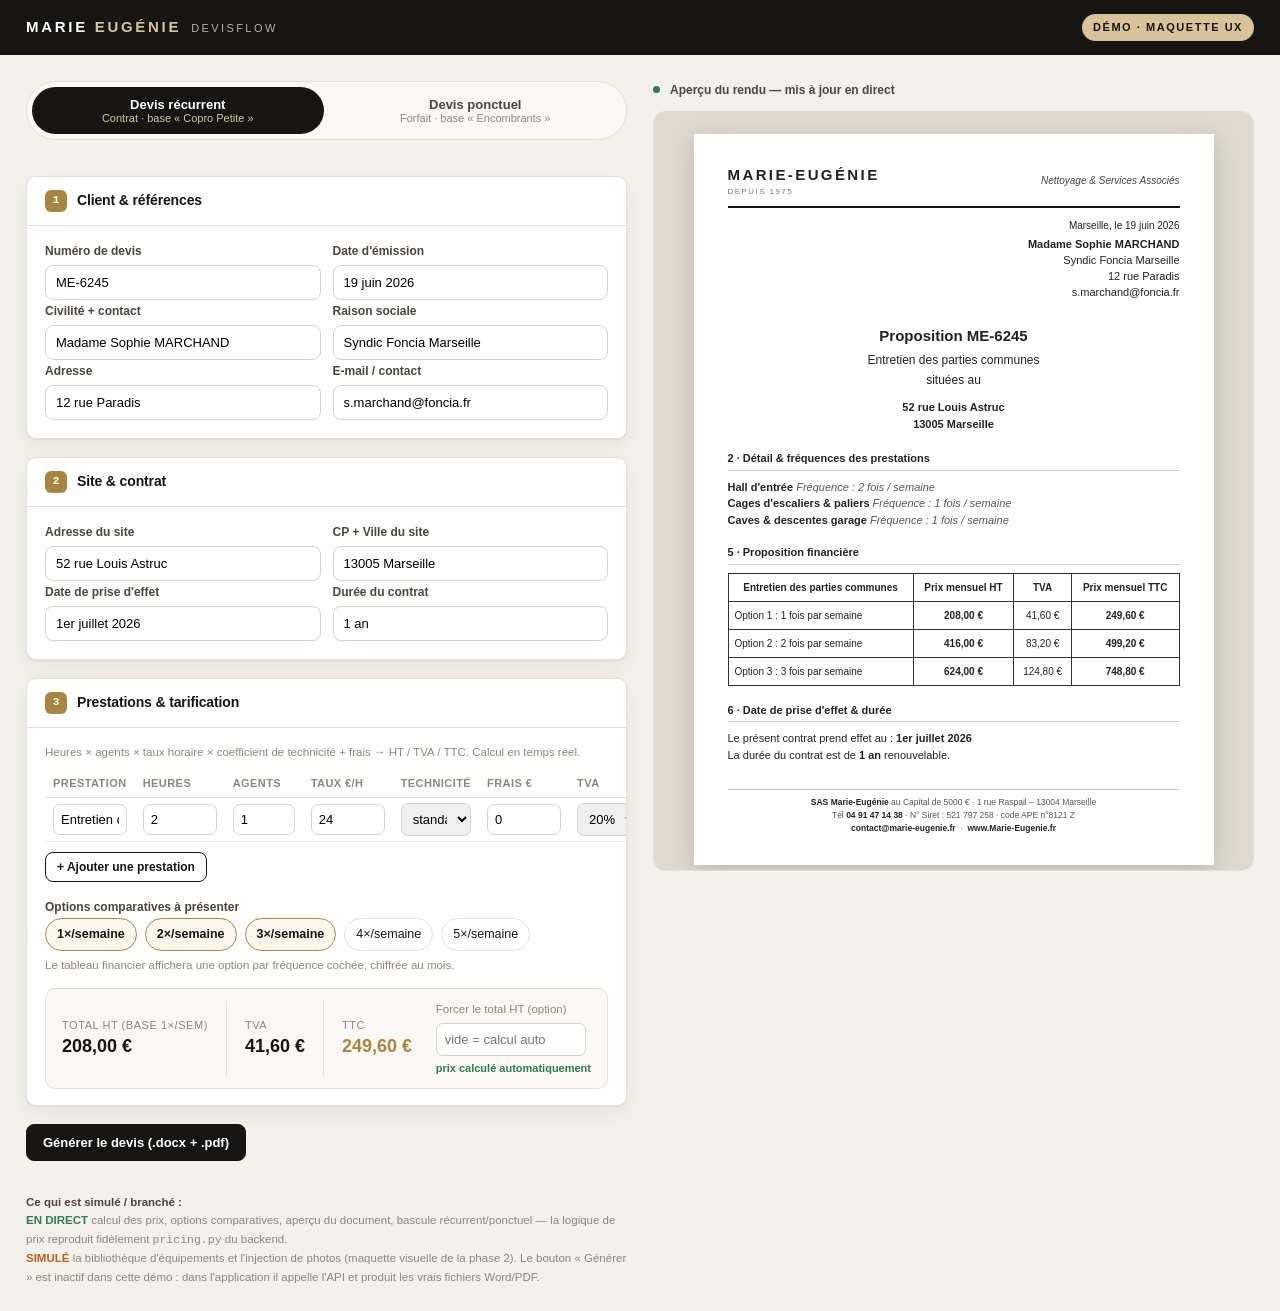
<file: frontend/standalone/demo-devisflow.html>
<!doctype html>
<html lang="fr">
<head>
<meta charset="UTF-8">
<meta name="viewport" content="width=device-width, initial-scale=1">
<title>DevisFlow · Démo — Marie Eugénie</title>
<style>
/* =====================================================================
   DevisFlow — Maquette de démonstration
   Charte Marie Eugénie : noir profond + or discret, typographie Arial.
   Signature : aperçu A4 vivant à droite, qui se met à jour en temps réel.
   ===================================================================== */

:root{
  --ink:#161513;          /* noir chaud du logo */
  --ink-soft:#4a463f;
  --gold:#a9863f;         /* or discret */
  --gold-soft:#d9c49a;
  --line:#e4e0d7;
  --paper:#ffffff;
  --bg:#f3f1ec;           /* fond crème très désaturé */
  --bg-panel:#faf8f4;
  --ok:#2f7d4f;
  --warn:#b4621b;
  --err:#b42318;
  --radius:10px;
  --shadow:0 1px 2px rgba(22,21,19,.06), 0 8px 24px rgba(22,21,19,.06);
  --mono:"SFMono-Regular",Consolas,"Liberation Mono",Menlo,monospace;
  --sans:Arial,"Helvetica Neue",Helvetica,sans-serif;
}

*{box-sizing:border-box}
html,body{margin:0}
body{
  font-family:var(--sans); color:var(--ink); background:var(--bg);
  font-size:14px; line-height:1.5; -webkit-font-smoothing:antialiased;
}
h1,h2,h3{margin:0; font-weight:700; letter-spacing:-.01em}
button{font-family:inherit}
input,select{font-family:inherit; font-size:13px}

/* ---------- Top bar ---------- */
.topbar{
  display:flex; align-items:center; gap:16px;
  padding:14px 26px; background:var(--ink); color:#fff;
  position:sticky; top:0; z-index:30;
}
.brand{display:flex; align-items:baseline; gap:10px}
.brand .mark{
  font-weight:700; letter-spacing:.18em; font-size:15px;
}
.brand .mark b{color:var(--gold-soft)}
.brand .sub{font-size:11px; color:#b9b3a6; letter-spacing:.22em; text-transform:uppercase}
.demo-pill{
  margin-left:auto; font-size:11px; letter-spacing:.14em; text-transform:uppercase;
  color:var(--ink); background:var(--gold-soft);
  padding:5px 11px; border-radius:999px; font-weight:700;
}

/* ---------- Layout ---------- */
.shell{
  display:grid; grid-template-columns: minmax(0,1fr) minmax(0,1fr);
  gap:26px; max-width:1480px; margin:0 auto; padding:26px;
  align-items:start;
}
@media (max-width:1080px){ .shell{grid-template-columns:1fr} }

/* ---------- Type selector (segmented) ---------- */
.type-switch{
  display:flex; gap:6px; background:var(--bg-panel);
  border:1px solid var(--line); border-radius:999px; padding:5px; margin-bottom:18px;
}
.type-switch button{
  flex:1; border:0; background:transparent; cursor:pointer;
  padding:10px 14px; border-radius:999px; font-size:13px; font-weight:600;
  color:var(--ink-soft); transition:.15s;
}
.type-switch button .k{display:block; font-size:11px; font-weight:400; color:#8c877c}
.type-switch button.active{background:var(--ink); color:#fff}
.type-switch button.active .k{color:var(--gold-soft)}

/* ---------- Cards ---------- */
.panel{display:flex; flex-direction:column; gap:18px}
.card{
  background:var(--paper); border:1px solid var(--line);
  border-radius:var(--radius); box-shadow:var(--shadow); overflow:hidden;
}
.card__head{
  display:flex; align-items:center; gap:10px;
  padding:13px 18px; border-bottom:1px solid var(--line);
}
.card__head .idx{
  font-family:var(--mono); font-size:11px; color:#fff; background:var(--gold);
  width:22px; height:22px; border-radius:6px; display:grid; place-items:center; font-weight:700;
}
.card__head h3{font-size:14px}
.card__body{padding:16px 18px}
.grid2{display:grid; grid-template-columns:1fr 1fr; gap:12px}
.grid3{display:grid; grid-template-columns:1fr 1fr 1fr; gap:12px}
@media (max-width:520px){ .grid2,.grid3{grid-template-columns:1fr} }

.field{display:flex; flex-direction:column; gap:5px; margin-bottom:2px}
.field label{font-size:12px; color:var(--ink-soft); font-weight:600}
.field input,.field select{
  padding:9px 10px; border:1px solid #d8d3c8; border-radius:8px; background:#fff;
}
.field input:focus,.field select:focus{outline:2px solid var(--gold-soft); border-color:var(--gold)}
.help{font-size:11.5px; color:#8c877c}

/* ---------- Prestations table ---------- */
.lignes{width:100%; border-collapse:collapse; margin-top:4px}
.lignes th{
  text-align:left; font-size:11px; text-transform:uppercase; letter-spacing:.04em;
  color:#8c877c; font-weight:700; padding:6px 8px; border-bottom:1px solid var(--line);
}
.lignes td{padding:5px 8px; border-bottom:1px solid #f1eee7; vertical-align:middle}
.lignes input,.lignes select{width:100%; padding:7px 7px; border:1px solid #d8d3c8; border-radius:7px}
.lignes .num{width:74px} .lignes .nar{width:62px}
.row-photo-tag{font-size:11px; color:var(--gold); font-weight:700; white-space:nowrap}
.btn-x{border:1px solid #f0c9c4; color:var(--err); background:#fff; border-radius:7px; cursor:pointer; padding:6px 9px; line-height:1}

/* ---------- Buttons ---------- */
.btn{
  border:1px solid var(--ink); background:var(--ink); color:#fff; cursor:pointer;
  padding:10px 16px; border-radius:8px; font-size:13px; font-weight:600; transition:.15s;
}
.btn:hover{background:#000}
.btn--ghost{background:#fff; color:var(--ink)}
.btn--ghost:hover{background:var(--bg-panel)}
.btn--sm{padding:7px 11px; font-size:12px}
.btn--gold{background:var(--gold); border-color:var(--gold)}
.btn--gold:hover{background:#977430}

/* ---------- Frequencies ---------- */
.freqs{display:flex; flex-wrap:wrap; gap:8px}
.freqs label{
  display:inline-flex; align-items:center; gap:6px; font-size:12.5px;
  border:1px solid var(--line); border-radius:999px; padding:6px 11px; cursor:pointer; user-select:none;
}
.freqs label.on{border-color:var(--gold); background:#fbf6ec; color:var(--ink); font-weight:600}

/* ---------- Totals strip ---------- */
.totals{
  display:flex; align-items:center; gap:18px; flex-wrap:wrap;
  background:var(--bg-panel); border:1px solid var(--line); border-radius:10px;
  padding:12px 16px; margin-top:14px;
}
.totals .t{display:flex; flex-direction:column}
.totals .t .lab{font-size:11px; color:#8c877c; text-transform:uppercase; letter-spacing:.05em}
.totals .t .val{font-size:18px; font-weight:700}
.totals .t.ttc .val{color:var(--gold)}
.totals .sep{width:1px; align-self:stretch; background:var(--line)}
.totals .override{margin-left:auto; display:flex; flex-direction:column; gap:4px}
.totals .override input{width:150px; padding:8px; border:1px solid #d8d3c8; border-radius:7px}
.badge-auto{font-size:11px; color:var(--ok); font-weight:700}
.badge-over{font-size:11px; color:var(--warn); font-weight:700}

/* ---------- Equipment library (mockup) ---------- */
.equip-grid{display:grid; grid-template-columns:repeat(4,1fr); gap:10px}
@media (max-width:680px){ .equip-grid{grid-template-columns:repeat(2,1fr)} }
.equip{
  border:1px solid var(--line); border-radius:9px; padding:10px; cursor:pointer;
  background:#fff; text-align:center; transition:.12s;
}
.equip:hover{border-color:var(--gold-soft); transform:translateY(-1px)}
.equip.sel{border-color:var(--gold); background:#fbf6ec; box-shadow:0 0 0 2px var(--gold-soft)}
.equip .thumb{
  height:62px; border-radius:7px; margin-bottom:8px; display:grid; place-items:center;
  background:linear-gradient(135deg,#efece4,#e2ddd2); color:#9a9486;
}
.equip .thumb svg{width:34px; height:34px; opacity:.85}
.equip .name{font-size:12px; font-weight:600}
.equip .cat{font-size:10.5px; color:#8c877c}

/* ---------- Document preview (signature) ---------- */
.preview-wrap{position:sticky; top:78px}
.preview-toolbar{
  display:flex; align-items:center; gap:10px; margin-bottom:12px;
}
.preview-toolbar .lab{font-size:12px; color:var(--ink-soft); font-weight:600}
.preview-toolbar .dot{width:7px; height:7px; border-radius:50%; background:var(--ok)}
.paper-scroll{
  background:#dedacf; border:1px solid var(--line); border-radius:12px;
  padding:22px; max-height:calc(100vh - 140px); overflow:auto;
}
/* A4 sheet, scaled */
.sheet{
  width:100%; max-width:520px; margin:0 auto 18px; background:#fff;
  box-shadow:0 6px 22px rgba(0,0,0,.16); padding:30px 34px; font-size:11px; color:#222;
  min-height:680px;
}
.sheet .mehead{display:flex; justify-content:space-between; align-items:flex-start; border-bottom:2px solid var(--ink); padding-bottom:8px}
.sheet .logo{font-weight:700; letter-spacing:.16em; font-size:15px}
.sheet .logo small{display:block; font-weight:400; letter-spacing:.18em; font-size:8px; color:#777}
.sheet .assoc{font-style:italic; color:#444; font-size:10px; align-self:center}
.sheet .meta-date{text-align:right; font-size:10px; margin:10px 0 4px}
.sheet .dest{text-align:right; font-weight:700; line-height:1.45}
.sheet .dest .soft{font-weight:400}
.sheet .title{text-align:center; font-weight:700; font-size:15px; margin:24px 0 4px}
.sheet .subtitle{text-align:center; font-size:12px; margin:2px 0}
.sheet .site{text-align:center; font-weight:700; margin:10px 0 18px}
.sheet h4{font-size:11px; border-bottom:1px solid #ccc; padding-bottom:3px; margin:16px 0 8px; text-transform:none}
.sheet ul{margin:6px 0; padding-left:18px}
.sheet li{margin:2px 0}
.sheet .freqline{color:#555; font-style:italic; margin:2px 0 8px}
.fin-table{width:100%; border-collapse:collapse; margin:8px 0}
.fin-table th,.fin-table td{border:1px solid #333; padding:6px 6px; text-align:center; font-size:10px}
.fin-table th{font-weight:700}
.fin-table td.lib{text-align:left}
.fin-table .ht,.fin-table .ttc{font-weight:700}
/* prestation + photo aligned row (the fix demo) */
.presta-row{display:flex; gap:12px; align-items:flex-start; margin:8px 0; padding:6px; border:1px dashed transparent}
.presta-row .txt{flex:1}
.presta-row .photo{
  width:120px; flex:0 0 120px; border:1px solid #d6d0c4; border-radius:6px;
  background:linear-gradient(135deg,#efece4,#e2ddd2); height:84px;
  display:grid; place-items:center; color:#9a9486; font-size:10px; overflow:hidden;
}
.presta-row .photo svg{width:30px;height:30px;opacity:.8}
.presta-row.has-photo{border-color:#ece6d8; background:#fcfaf5; border-radius:8px}
.sheet .foot{margin-top:26px; border-top:1px solid #ccc; padding-top:6px; font-size:8.5px; text-align:center; color:#555; line-height:1.5}
.sheet .foot b{color:#222}

/* alignment note */
.align-note{
  display:flex; gap:10px; align-items:flex-start; font-size:12px;
  background:#fbf6ec; border:1px solid var(--gold-soft); border-radius:9px; padding:11px 13px; margin-top:12px;
}
.align-note svg{flex:0 0 18px; width:18px; height:18px; color:var(--gold)}

.legend{font-size:11.5px; color:#8c877c; margin-top:14px; line-height:1.6}
.legend b{color:var(--ink-soft)}
.tag-sim{color:var(--warn); font-weight:700}
.tag-live{color:var(--ok); font-weight:700}

.hidden{display:none !important}
</style>
</head>
<body>

<div class="topbar">
  <div class="brand">
    <span class="mark">MARIE&nbsp;<b>EUGÉNIE</b></span>
    <span class="sub">DevisFlow</span>
  </div>
  <span class="demo-pill">Démo · maquette UX</span>
</div>

<div class="shell">

  <!-- ============ LEFT : FORM ============ -->
  <div class="panel">

    <!-- Type de devis -->
    <div class="type-switch" id="type-switch">
      <button data-type="recurrent" class="active">
        Devis récurrent
        <span class="k">Contrat · base « Copro Petite »</span>
      </button>
      <button data-type="ponctuel">
        Devis ponctuel
        <span class="k">Forfait · base « Encombrants »</span>
      </button>
    </div>

    <!-- Client + références -->
    <div class="card">
      <div class="card__head"><span class="idx">1</span><h3>Client &amp; références</h3></div>
      <div class="card__body">
        <div class="grid2">
          <div class="field"><label>Numéro de devis</label><input id="f-num" value="ME-6245"></div>
          <div class="field"><label>Date d'émission</label><input id="f-date" value="19 juin 2026"></div>
        </div>
        <div class="grid2">
          <div class="field"><label>Civilité + contact</label><input id="f-d1" value="Madame Sophie MARCHAND"></div>
          <div class="field"><label>Raison sociale</label><input id="f-d2" value="Syndic Foncia Marseille"></div>
        </div>
        <div class="grid2">
          <div class="field"><label>Adresse</label><input id="f-d3" value="12 rue Paradis"></div>
          <div class="field"><label id="lab-d4">CP + Ville / e-mail contact</label><input id="f-d4" value="s.marchand@foncia.fr"></div>
        </div>
      </div>
    </div>

    <!-- Bloc spécifique récurrent -->
    <div class="card" id="card-site">
      <div class="card__head"><span class="idx">2</span><h3 id="head-2">Site &amp; contrat</h3></div>
      <div class="card__body">
        <div class="grid2 rec-only">
          <div class="field"><label>Adresse du site</label><input id="f-site" value="52 rue Louis Astruc"></div>
          <div class="field"><label>CP + Ville du site</label><input id="f-sitecp" value="13005 Marseille"></div>
        </div>
        <div class="grid2 rec-only">
          <div class="field"><label>Date de prise d'effet</label><input id="f-effet" value="1er juillet 2026"></div>
          <div class="field"><label>Durée du contrat</label><input id="f-duree" value="1 an"></div>
        </div>
        <div class="field pon-only hidden"><label>Type de prestation</label>
          <input id="f-type" value="Évacuation &amp; traitement des encombrants"></div>
        <div class="field pon-only hidden"><label>Nom de l'opportunité / résidence</label>
          <input id="f-opp" value="Résidence Le Prado"></div>
      </div>
    </div>

    <!-- Prestations -->
    <div class="card">
      <div class="card__head"><span class="idx">3</span><h3>Prestations &amp; tarification</h3></div>
      <div class="card__body">
        <p class="help" style="margin:0 0 8px">Heures × agents × taux horaire × coefficient de technicité + frais → HT / TVA / TTC. Calcul en temps réel.</p>
        <table class="lignes">
          <thead>
            <tr>
              <th>Prestation</th><th>Heures</th><th>Agents</th><th>Taux €/h</th>
              <th>Technicité</th><th>Frais €</th><th>TVA</th><th class="pon-only hidden">Photo</th><th></th>
            </tr>
          </thead>
          <tbody id="lignes-body"></tbody>
        </table>
        <div style="margin-top:10px; display:flex; gap:8px; flex-wrap:wrap">
          <button class="btn btn--ghost btn--sm" id="btn-add">+ Ajouter une prestation</button>
        </div>

        <!-- Fréquences (récurrent) -->
        <div class="rec-only" style="margin-top:16px">
          <div class="field"><label>Options comparatives à présenter</label></div>
          <div class="freqs" id="freqs">
            <label class="on"><input type="checkbox" value="1" checked hidden>1×/semaine</label>
            <label class="on"><input type="checkbox" value="2" checked hidden>2×/semaine</label>
            <label class="on"><input type="checkbox" value="3" checked hidden>3×/semaine</label>
            <label><input type="checkbox" value="4" hidden>4×/semaine</label>
            <label><input type="checkbox" value="5" hidden>5×/semaine</label>
          </div>
          <p class="help" style="margin-top:6px">Le tableau financier affichera une option par fréquence cochée, chiffrée au mois.</p>
        </div>

        <!-- Totals -->
        <div class="totals">
          <div class="t"><span class="lab" id="lab-ht">Total HT</span><span class="val" id="t-ht">—</span></div>
          <div class="sep"></div>
          <div class="t"><span class="lab">TVA</span><span class="val" id="t-tva">—</span></div>
          <div class="sep"></div>
          <div class="t ttc"><span class="lab">TTC</span><span class="val" id="t-ttc">—</span></div>
          <div class="override">
            <label class="help">Forcer le total HT (option)</label>
            <input id="f-force" placeholder="vide = calcul auto">
            <span id="auto-flag" class="badge-auto">prix calculé automatiquement</span>
          </div>
        </div>
      </div>
    </div>

    <!-- Équipements / photos (mockup phase 2) -->
    <div class="card pon-only hidden">
      <div class="card__head"><span class="idx">4</span><h3>Équipements &amp; photos <span class="help" style="font-weight:400">— maquette phase 2</span></h3></div>
      <div class="card__body">
        <p class="help" style="margin:0 0 10px">Sélectionnez un équipement pour l'associer à une prestation : sa photo apparaîtra <b>à droite de la prestation</b>, alignée avec son texte.</p>
        <div class="equip-grid" id="equip-grid"></div>
        <div style="margin-top:12px; display:flex; gap:8px; align-items:center; flex-wrap:wrap">
          <select id="equip-target" class="field" style="padding:8px; border:1px solid #d8d3c8; border-radius:7px"></select>
          <button class="btn btn--gold btn--sm" id="btn-add-photo">Ajouter la photo à la prestation</button>
          <span class="help" id="equip-hint">Choisissez un équipement puis la prestation cible.</span>
        </div>

        <div class="align-note">
          <svg viewBox="0 0 24 24" fill="none" stroke="currentColor" stroke-width="2"><path d="M12 2v20M2 12h20" stroke-linecap="round"/></svg>
          <div><b>Correction de l'alignement.</b> Dans la maquette, la photo est posée dans la même ligne que la prestation (tableau invisible 2 colonnes) : elle reste alignée à son texte et ne « remonte » plus en haut de page. C'est l'approche prévue pour la phase 2.</div>
        </div>
      </div>
    </div>

    <div style="display:flex; gap:10px; align-items:center">
      <button class="btn" id="btn-generate">Générer le devis (.docx + .pdf)</button>
      <span class="help" id="gen-note"></span>
    </div>

    <div class="legend">
      <b>Ce qui est simulé / branché :</b><br>
      <span class="tag-live">EN DIRECT</span> calcul des prix, options comparatives, aperçu du document, bascule récurrent/ponctuel — la logique de prix reproduit fidèlement <code>pricing.py</code> du backend.<br>
      <span class="tag-sim">SIMULÉ</span> la bibliothèque d'équipements et l'injection de photos (maquette visuelle de la phase 2). Le bouton « Générer » est inactif dans cette démo : dans l'application il appelle l'API et produit les vrais fichiers Word/PDF.
    </div>
  </div>

  <!-- ============ RIGHT : LIVE PREVIEW ============ -->
  <div class="preview-wrap">
    <div class="preview-toolbar">
      <span class="dot"></span><span class="lab">Aperçu du rendu — mis à jour en direct</span>
    </div>
    <div class="paper-scroll">
      <div class="sheet" id="sheet"><!-- filled by JS --></div>
    </div>
  </div>

</div>

<script>
/* =====================================================================
   Logique de démonstration
   Le calcul reproduit backend/pricing.py :
     HT_passage = h × agents × taux × coef_technicite + frais
     récurrent  → HT_mensuel = HT_passage × passages/mois
     ponctuel   → HT = somme des lignes
   ===================================================================== */
const SEM_PAR_MOIS = 52/12;
const TECH = {standard:1.00, technique:1.15, haute:1.30, exceptionnelle:1.50};
const TVA = 0.20;

const EQUIPMENTS = [
  {code:"autolaveuse", name:"Autolaveuse", cat:"machine"},
  {code:"monobrosse", name:"Monobrosse", cat:"machine"},
  {code:"injecteur", name:"Injecteur-extracteur", cat:"machine"},
  {code:"hp", name:"Nettoyeur haute pression", cat:"machine"},
  {code:"aspirateur", name:"Aspirateur eau & poussière", cat:"matériel"},
  {code:"benne", name:"Camion benne", cat:"véhicule"},
  {code:"utilitaire", name:"Véhicule utilitaire", cat:"véhicule"},
  {code:"echafaudage", name:"Échafaudage roulant", cat:"matériel"},
];

let state = {
  type:"recurrent",
  lignes:[],
  selectedEquip:null,
};

/* ---------- helpers ---------- */
const $ = s=>document.querySelector(s);
const $$ = s=>document.querySelectorAll(s);
function euros(n){
  return n.toLocaleString("fr-FR",{minimumFractionDigits:2,maximumFractionDigits:2})+" €";
}
const machineSVG = `<svg viewBox="0 0 24 24" fill="none" stroke="currentColor" stroke-width="1.6"><rect x="3" y="7" width="14" height="11" rx="2"/><circle cx="7" cy="20" r="1.6"/><circle cx="14" cy="20" r="1.6"/><path d="M17 10h3l1 4h-4z"/></svg>`;

/* ---------- prestation lines ---------- */
function defaultLignes(type){
  if(type==="recurrent"){
    return [{libelle:"Entretien des parties communes", h:2, agents:1, taux:24, tech:"standard", frais:0, tva:0.20, photo:null}];
  }
  return [
    {libelle:"Affichage et information des résidents", h:0.5, agents:1, taux:26, tech:"standard", frais:0, tva:0.20, photo:null},
    {libelle:"Débarras des encombrants des caves", h:5, agents:2, taux:28, tech:"technique", frais:0, tva:0.20, photo:"benne"},
    {libelle:"Chargement et transport en centre agréé", h:2, agents:2, taux:28, tech:"standard", frais:150, tva:0.20, photo:null},
    {libelle:"Traitement et balayage final", h:1, agents:1, taux:26, tech:"standard", frais:0, tva:0.20, photo:null},
  ];
}

function lineCalc(l, recurrent, freqPerWeek){
  const coef = TECH[l.tech] ?? 1;
  const passage = (l.h*l.agents*l.taux*coef) + Number(l.frais||0);
  let ht;
  if(recurrent){
    const perMonth = (freqPerWeek!=null ? freqPerWeek : 1) * SEM_PAR_MOIS;
    ht = passage * perMonth;
  } else {
    ht = passage;
  }
  const tva = ht * (l.tva ?? TVA);
  return {ht, tva, ttc:ht+tva, passage};
}

function totals(){
  const recurrent = state.type==="recurrent";
  let ht=0, tva=0;
  state.lignes.forEach(l=>{
    const c = lineCalc(l, recurrent, recurrent?1:null); // base 1x/sem for the running total
    ht+=c.ht; tva+=c.tva;
  });
  const force = $("#f-force").value.trim();
  let override=false;
  if(force!==""){ override=true; ht=parseFloat(force.replace(",","."))||0; tva=ht*TVA; }
  return {ht, tva, ttc:ht+tva, override};
}

function selectedFreqs(){
  return Array.from($$("#freqs input:checked")).map(c=>Number(c.value)).sort((a,b)=>a-b);
}

/* ---------- render form lines ---------- */
function renderLignes(){
  const body = $("#lignes-body");
  const pon = state.type==="ponctuel";
  body.innerHTML = state.lignes.map((l,i)=>`
    <tr data-i="${i}">
      <td><input class="li-lib" value="${l.libelle.replaceAll('"','&quot;')}"></td>
      <td><input class="li-h num" type="number" min="0" step="0.25" value="${l.h}"></td>
      <td><input class="li-a nar" type="number" min="1" step="1" value="${l.agents}"></td>
      <td><input class="li-t num" type="number" min="0" step="0.5" value="${l.taux}"></td>
      <td><select class="li-tech">${Object.keys(TECH).map(t=>`<option ${t===l.tech?"selected":""}>${t}</option>`).join("")}</select></td>
      <td><input class="li-f num" type="number" min="0" step="1" value="${l.frais}"></td>
      <td><select class="li-tva nar">
        <option value="0.20" ${l.tva===0.20?"selected":""}>20%</option>
        <option value="0.10" ${l.tva===0.10?"selected":""}>10%</option>
      </select></td>
      ${pon?`<td class="row-photo-tag">${l.photo?("📷 "+(EQUIPMENTS.find(e=>e.code===l.photo)?.name||"")):"—"}</td>`:""}
      <td><button class="btn-x" title="Supprimer">×</button></td>
    </tr>`).join("");

  body.querySelectorAll("tr").forEach(tr=>{
    const i=+tr.dataset.i;
    tr.querySelector(".li-lib").oninput=e=>{state.lignes[i].libelle=e.target.value; renderPreview();};
    tr.querySelector(".li-h").oninput=e=>{state.lignes[i].h=+e.target.value; refresh();};
    tr.querySelector(".li-a").oninput=e=>{state.lignes[i].agents=+e.target.value; refresh();};
    tr.querySelector(".li-t").oninput=e=>{state.lignes[i].taux=+e.target.value; refresh();};
    tr.querySelector(".li-tech").onchange=e=>{state.lignes[i].tech=e.target.value; refresh();};
    tr.querySelector(".li-f").oninput=e=>{state.lignes[i].frais=+e.target.value; refresh();};
    tr.querySelector(".li-tva").onchange=e=>{state.lignes[i].tva=+e.target.value; refresh();};
    tr.querySelector(".btn-x").onclick=()=>{state.lignes.splice(i,1); refresh();};
  });
  refreshEquipTarget();
}

/* ---------- equipment mockup ---------- */
function renderEquip(){
  $("#equip-grid").innerHTML = EQUIPMENTS.map(e=>`
    <div class="equip ${state.selectedEquip===e.code?"sel":""}" data-code="${e.code}">
      <div class="thumb">${machineSVG}</div>
      <div class="name">${e.name}</div>
      <div class="cat">${e.cat}</div>
    </div>`).join("");
  $$("#equip-grid .equip").forEach(el=>{
    el.onclick=()=>{ state.selectedEquip=el.dataset.code; renderEquip(); };
  });
}
function refreshEquipTarget(){
  const sel=$("#equip-target"); if(!sel) return;
  sel.innerHTML = state.lignes.map((l,i)=>`<option value="${i}">${l.libelle||("Prestation "+(i+1))}</option>`).join("");
}

/* ---------- preview (A4) ---------- */
function previewRecurrent(){
  const freqs = selectedFreqs();
  const freqLabel = {1:"1 fois par semaine",2:"2 fois par semaine",3:"3 fois par semaine",4:"4 fois par semaine",5:"5 fois par semaine"};
  const base = state.lignes[0] || {h:0,agents:1,taux:0,tech:"standard",frais:0,tva:0.20};
  const rows = freqs.map((f,idx)=>{
    const c = lineCalc(base, true, f);
    return `<tr>
      <td class="lib">Option ${idx+1} : ${freqLabel[f]}</td>
      <td class="ht">${euros(c.ht)}</td><td>${euros(c.tva)}</td><td class="ttc">${euros(c.ttc)}</td>
    </tr>`;
  }).join("");

  const freqRow = id => `<span class="freqline">Fréquence : ${id} fois / semaine</span>`;
  return `
    <div class="mehead"><div class="logo">MARIE-EUGÉNIE<small>DEPUIS 1975</small></div><div class="assoc">Nettoyage &amp; Services Associés</div></div>
    <div class="meta-date">Marseille, le ${val("f-date")}</div>
    <div class="dest">${val("f-d1")}<br><span class="soft">${val("f-d2")}<br>${val("f-d3")}<br>${val("f-d4")}</span></div>
    <div class="title">Proposition ${val("f-num")}</div>
    <div class="subtitle">Entretien des parties communes</div>
    <div class="subtitle">situées au</div>
    <div class="site">${val("f-site")}<br>${val("f-sitecp")}</div>

    <h4>2 · Détail &amp; fréquences des prestations</h4>
    <div><b>Hall d'entrée</b> ${freqRow(2)}</div>
    <div><b>Cages d'escaliers &amp; paliers</b> ${freqRow(1)}</div>
    <div><b>Caves &amp; descentes garage</b> ${freqRow(1)}</div>

    <h4>5 · Proposition financière</h4>
    <table class="fin-table">
      <thead><tr><th>Entretien des parties communes</th><th>Prix mensuel HT</th><th>TVA</th><th>Prix mensuel TTC</th></tr></thead>
      <tbody>${rows||`<tr><td class="lib">Aucune option cochée</td><td>—</td><td>—</td><td>—</td></tr>`}</tbody>
    </table>

    <h4>6 · Date de prise d'effet &amp; durée</h4>
    <div>Le présent contrat prend effet au : <b>${val("f-effet")}</b></div>
    <div>La durée du contrat est de <b>${val("f-duree")}</b> renouvelable.</div>

    ${footer("SAS")}
  `;
}

function previewPonctuel(){
  const t = totals();
  const lignesHTML = state.lignes.map(l=>{
    const eq = l.photo ? EQUIPMENTS.find(e=>e.code===l.photo) : null;
    return `<div class="presta-row ${eq?"has-photo":""}">
      <div class="txt">• ${l.libelle||"<i>prestation</i>"}</div>
      ${eq?`<div class="photo">${machineSVG}<span style="position:absolute"></span></div>`:""}
    </div>`;
  }).join("");

  return `
    <div class="mehead"><div class="logo">MARIE-EUGÉNIE<small>DEPUIS 1975</small></div><div class="assoc">Nettoyage &amp; Services Associés</div></div>
    <div class="meta-date">Marseille, le ${val("f-date")}</div>
    <div class="dest">${val("f-d1")}<br><span class="soft">${val("f-d2")}<br>${val("f-d3")}</span></div>
    <div class="title" style="text-decoration:underline">Devis ${val("f-num")}</div>
    <div class="subtitle">${val("f-type")}</div>
    <div class="subtitle">au</div>
    <div class="site">${val("f-opp")}</div>

    <h4>1 · Détail des prestations</h4>
    ${lignesHTML}

    <h4>2 · Proposition financière</h4>
    <table class="fin-table">
      <thead><tr><th></th><th>Tarif € HT</th><th>TVA 20%</th><th>Tarif € TTC</th></tr></thead>
      <tbody><tr>
        <td class="lib">Forfait enlèvement, chargement, transport et traitement</td>
        <td class="ht">${euros(t.ht)}</td><td>${euros(t.tva)}</td><td class="ttc">${euros(t.ttc)}</td>
      </tr></tbody>
    </table>

    <div style="color:#b42318;font-weight:700;margin-top:8px">Compte tenu de l'évolution potentielle des dépôts, le devis est valable 15 jours.</div>
    ${footer("SARL")}
  `;
}

function footer(forme){
  return `<div class="foot">
    <b>${forme} Marie-Eugénie</b> au Capital de 5000 € · 1 rue Raspail – 13004 Marseille<br>
    Tél <b>04 91 47 14 38</b> · N° Siret : 521 797 258 · code APE n°8121 Z<br>
    <b>contact@marie-eugenie.fr</b> &nbsp;·&nbsp; <b>www.Marie-Eugenie.fr</b>
  </div>`;
}

function val(id){ const el=document.getElementById(id); return el?el.value:""; }

function renderPreview(){
  $("#sheet").innerHTML = state.type==="recurrent" ? previewRecurrent() : previewPonctuel();
}

/* ---------- totals + flag ---------- */
function renderTotals(){
  const t = totals();
  $("#t-ht").textContent = euros(t.ht);
  $("#t-tva").textContent = euros(t.tva);
  $("#t-ttc").textContent = euros(t.ttc);
  const flag = $("#auto-flag");
  if(t.override){ flag.textContent="prix forcé manuellement"; flag.className="badge-over"; }
  else { flag.textContent="prix calculé automatiquement"; flag.className="badge-auto"; }
}

function refresh(){ renderLignes(); renderTotals(); renderPreview(); }
/* renderLignes rebuilds inputs, so we keep focus-friendly refresh for value-only changes: */
function refreshLight(){ renderTotals(); renderPreview(); }

/* ---------- type switching ---------- */
function setType(type){
  state.type = type;
  state.lignes = defaultLignes(type);
  state.selectedEquip = null;
  // toggle UI
  $$("#type-switch button").forEach(b=>b.classList.toggle("active", b.dataset.type===type));
  const rec = type==="recurrent";
  $$(".rec-only").forEach(e=>e.classList.toggle("hidden", !rec));
  $$(".pon-only").forEach(e=>e.classList.toggle("hidden", rec));
  $("#head-2").textContent = rec ? "Site & contrat" : "Prestation & opportunité";
  $("#lab-d4").textContent = rec ? "E-mail / contact" : "CP + Ville";
  $("#lab-ht").textContent = rec ? "Total HT (base 1×/sem)" : "Total HT (forfait)";
  // sensible defaults per type
  if(rec){ $("#f-num").value="ME-6245"; } else { $("#f-num").value="ME-7012"; }
  refresh();
  renderEquip();
}

/* ---------- wire static controls ---------- */
$("#type-switch").addEventListener("click", e=>{
  const b=e.target.closest("button"); if(b) setType(b.dataset.type);
});
$("#btn-add").addEventListener("click", ()=>{
  state.lignes.push({libelle:"Nouvelle prestation", h:1, agents:1, taux:24, tech:"standard", frais:0, tva:0.20, photo:null});
  refresh();
});
$("#freqs").addEventListener("click", e=>{
  const lab=e.target.closest("label"); if(!lab) return;
  const cb=lab.querySelector("input"); cb.checked=!cb.checked;
  lab.classList.toggle("on", cb.checked);
  refreshLight();
});
["f-num","f-date","f-d1","f-d2","f-d3","f-d4","f-site","f-sitecp","f-effet","f-duree","f-type","f-opp"]
  .forEach(id=>{ const el=document.getElementById(id); if(el) el.addEventListener("input", refreshLight); });
$("#f-force").addEventListener("input", refreshLight);

$("#btn-add-photo").addEventListener("click", ()=>{
  if(!state.selectedEquip){ $("#equip-hint").textContent="Sélectionnez d'abord un équipement ci-dessus."; return; }
  const i = +$("#equip-target").value;
  if(state.lignes[i]){
    state.lignes[i].photo = state.selectedEquip;
    const name = EQUIPMENTS.find(e=>e.code===state.selectedEquip)?.name;
    $("#equip-hint").textContent = `Photo « ${name} » associée à : ${state.lignes[i].libelle}`;
    refresh();
  }
});
$("#btn-generate").addEventListener("click", ()=>{
  $("#gen-note").textContent = "Démo : dans l'application, ce bouton produit les vrais fichiers .docx + .pdf via l'API.";
});

/* ---------- boot ---------- */
setType("recurrent");
</script>
</body>
</html>
</file>
